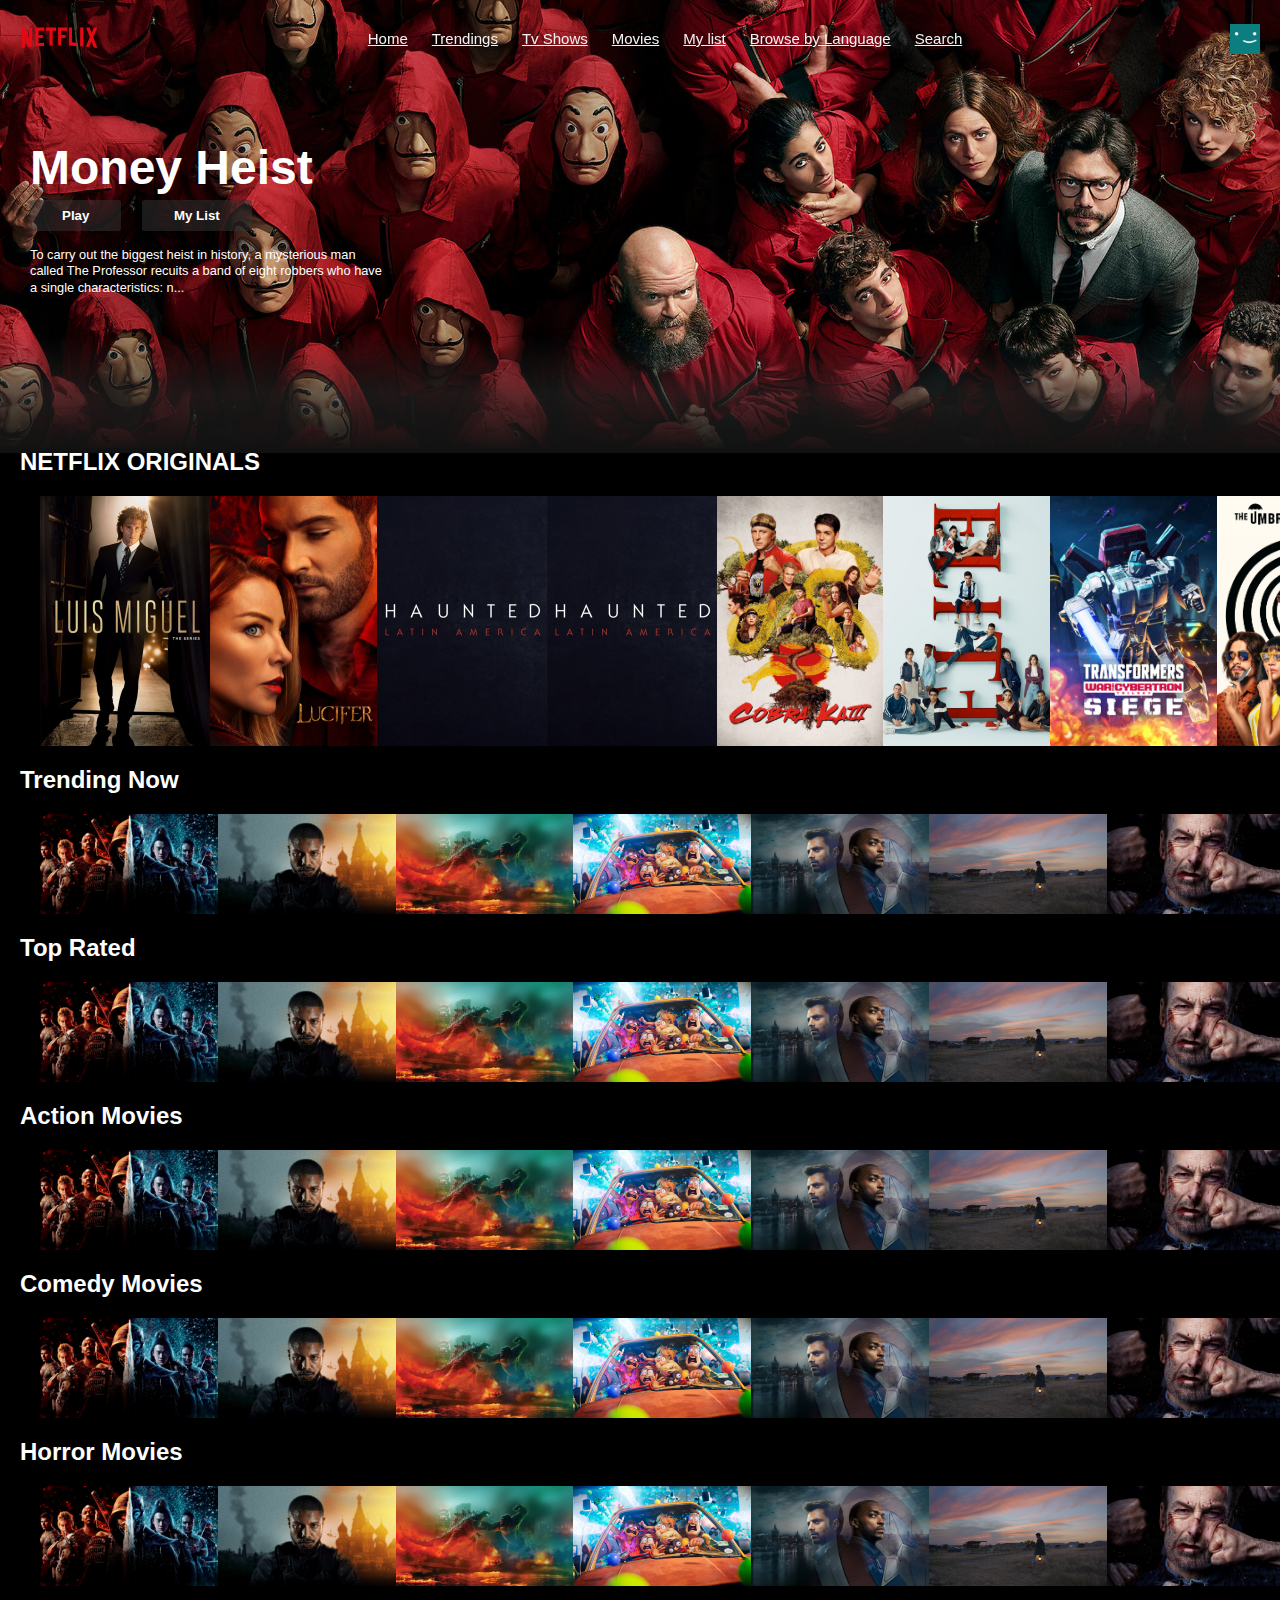
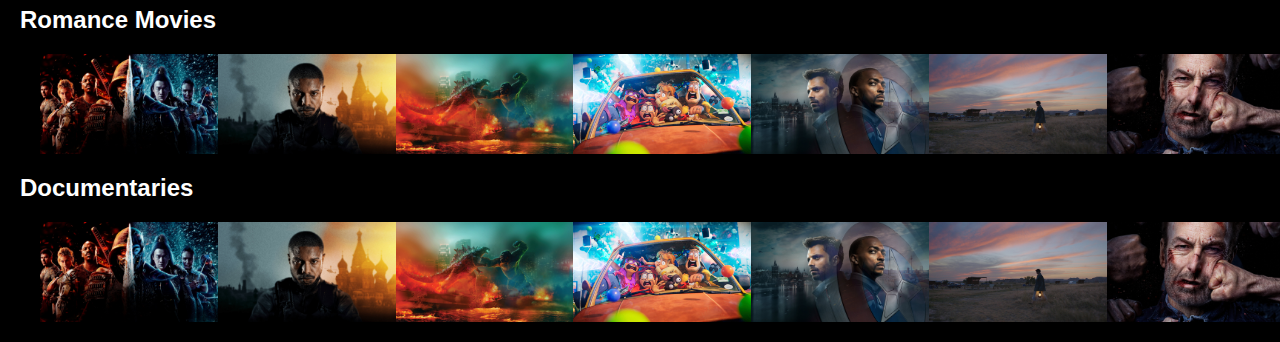
<file: index.html>
<!DOCTYPE html>
<html lang="en">
<head>
    <meta charset="UTF-8">
    <meta http-equiv="X-UA-Compatible" content="IE=edge">
    <meta name="viewport" content="width=device-width, initial-scale=1.0">
    <title>Netflix Clone</title>
    <link rel="stylesheet" href="style.css"/>
</head>
<body>

    <div class="nav" id="nav">
       
        <img src="images/netflix-logo.png" alt="" class="nav_logo">
        <div class="topnav">
            <a class="" href="">Home</a>
            <a href="#trending Now">Trendings</a>
            <a href="">Tv Shows</a>
            <a href="">Movies</a>
            <a href="">My list</a>
            <a href="">Browse by Language</a>
            <a href="">Search</a>
          </div>
        <img src="images/netflix-avatar.png" alt="" class="nav_avatar">
        
    </div>

    <!--header-->
    <div class="banner">
        <div class="banner_contents">
            <h1 class="banner_title">Money Heist</h1>
            <div class="banner_buttons">
                <button class="banner_button">Play</button>
                <button class="banner_button">My List</button>
            </div>
            <div class="banner_description">
                To carry out the biggest heist in history, a mysterious man called The Professor recuits
                a band of eight robbers who have a single characteristics: n...
            </div>
        </div>
        <div class="banner--fadeBottom"></div>
    </div>
    
    <!--Netflix Originals -->
    <div class="row">
        <h2>NETFLIX ORIGINALS</h2>
        <div class="row_posters">
            <img src="images/large-movie1.jpg" alt="" class="row_poster row_posterLarge">
            <img src="images/large-movie2.jpg" alt="" class="row_poster row_posterLarge">
            <img src="images/large-movie3.jpg" alt="" class="row_poster row_posterLarge">
            <img src="images/large-movie3.jpg" alt="" class="row_poster row_posterLarge">
            <img src="images/large-movie5.jpg" alt="" class="row_poster row_posterLarge">
            <img src="images/large-movie6.jpg" alt="" class="row_poster row_posterLarge">
            <img src="images/large-movie7.jpg" alt="" class="row_poster row_posterLarge">
            <img src="images/large-movie8.jpg" alt="" class="row_poster row_posterLarge">
            <img src="images/large-movie1.jpg" alt="" class="row_poster row_posterLarge">
            <img src="images/large-movie2.jpg" alt="" class="row_poster row_posterLarge">
            <img src="images/large-movie3.jpg" alt="" class="row_poster row_posterLarge">
            <img src="images/large-movie3.jpg" alt="" class="row_poster row_posterLarge">
            <img src="images/large-movie5.jpg" alt="" class="row_poster row_posterLarge">
            <img src="images/large-movie6.jpg" alt="" class="row_poster row_posterLarge">
            <img src="images/large-movie7.jpg" alt="" class="row_poster row_posterLarge">
            <img src="images/large-movie8.jpg" alt="" class="row_poster row_posterLarge">
        </div>
    </div>
    <!-- Trending Now -->
    <div class="row">
        <h2>Trending Now </h2>
        <div class="row_posters">
            <img src="images/small-movie1.jpg" alt="" class="row_poster ">
            <img src="images/small-movie2.jpg" alt="" class="row_poster ">
            <img src="images/small-movie3.jpg" alt="" class="row_poster ">
            <img src="images/small-movie4.jpg" alt="" class="row_poster">
            <img src="images/small-movie5.jpg" alt="" class="row_poster ">
            <img src="images/small-movie6.jpg" alt="" class="row_poster ">
            <img src="images/small-movie7.jpg" alt="" class="row_poster ">
            <img src="images/small-movie8.jpg" alt="" class="row_poster ">
        </div>
    </div>
    
    <!-- Top Rated -->
    <div class="row">
        <h2>Top Rated </h2>
        <div class="row_posters">
            <img src="images/small-movie1.jpg" alt="" class="row_poster ">
            <img src="images/small-movie2.jpg" alt="" class="row_poster ">
            <img src="images/small-movie3.jpg" alt="" class="row_poster ">
            <img src="images/small-movie4.jpg" alt="" class="row_poster ">
            <img src="images/small-movie5.jpg" alt="" class="row_poster ">
            <img src="images/small-movie6.jpg" alt="" class="row_poster ">
            <img src="images/small-movie7.jpg" alt="" class="row_poster ">
            <img src="images/small-movie8.jpg" alt="" class="row_poster ">
            <img src="images/small-movie1.jpg" alt="" class="row_poster ">
            <img src="images/small-movie2.jpg" alt="" class="row_poster ">
            <img src="images/small-movie3.jpg" alt="" class="row_poster ">
            <img src="images/small-movie4.jpg" alt="" class="row_poster ">
            <img src="images/small-movie5.jpg" alt="" class="row_poster ">
            <img src="images/small-movie6.jpg" alt="" class="row_poster ">
            <img src="images/small-movie7.jpg" alt="" class="row_poster ">
            <img src="images/small-movie8.jpg" alt="" class="row_poster ">
        </div>
    </div>

    <!-- Action Movies -->
    <div class="row">
        <h2>Action Movies</h2>
        <div class="row_posters">
            <img src="images/small-movie1.jpg" alt="" class="row_poster ">
            <img src="images/small-movie2.jpg" alt="" class="row_poster ">
            <img src="images/small-movie3.jpg" alt="" class="row_poster ">
            <img src="images/small-movie4.jpg" alt="" class="row_poster ">
            <img src="images/small-movie5.jpg" alt="" class="row_poster ">
            <img src="images/small-movie6.jpg" alt="" class="row_poster ">
            <img src="images/small-movie7.jpg" alt="" class="row_poster ">
            <img src="images/small-movie8.jpg" alt="" class="row_poster ">
            <img src="images/small-movie1.jpg" alt="" class="row_poster ">
            <img src="images/small-movie2.jpg" alt="" class="row_poster ">
            <img src="images/small-movie3.jpg" alt="" class="row_poster ">
            <img src="images/small-movie4.jpg" alt="" class="row_poster ">
            <img src="images/small-movie5.jpg" alt="" class="row_poster ">
            <img src="images/small-movie6.jpg" alt="" class="row_poster ">
            <img src="images/small-movie7.jpg" alt="" class="row_poster ">
            <img src="images/small-movie8.jpg" alt="" class="row_poster ">
        </div>
    </div>

     <!-- Comedy Movies -->
     <div class="row">
        <h2>Comedy Movies</h2>
        <div class="row_posters">
            <img src="images/small-movie1.jpg" alt="" class="row_poster ">
            <img src="images/small-movie2.jpg" alt="" class="row_poster ">
            <img src="images/small-movie3.jpg" alt="" class="row_poster ">
            <img src="images/small-movie4.jpg" alt="" class="row_poster ">
            <img src="images/small-movie5.jpg" alt="" class="row_poster ">
            <img src="images/small-movie6.jpg" alt="" class="row_poster ">
            <img src="images/small-movie7.jpg" alt="" class="row_poster ">
            <img src="images/small-movie8.jpg" alt="" class="row_poster ">
            <img src="images/small-movie1.jpg" alt="" class="row_poster ">
            <img src="images/small-movie2.jpg" alt="" class="row_poster ">
            <img src="images/small-movie3.jpg" alt="" class="row_poster ">
            <img src="images/small-movie4.jpg" alt="" class="row_poster ">
            <img src="images/small-movie5.jpg" alt="" class="row_poster ">
            <img src="images/small-movie6.jpg" alt="" class="row_poster ">
            <img src="images/small-movie7.jpg" alt="" class="row_poster ">
            <img src="images/small-movie8.jpg" alt="" class="row_poster ">
        </div>
    </div>

     <!-- Horror Movies -->
     <div class="row">
        <h2>Horror Movies</h2>
        <div class="row_posters">
            <img src="images/small-movie1.jpg" alt="" class="row_poster ">
            <img src="images/small-movie2.jpg" alt="" class="row_poster ">
            <img src="images/small-movie3.jpg" alt="" class="row_poster ">
            <img src="images/small-movie4.jpg" alt="" class="row_poster ">
            <img src="images/small-movie5.jpg" alt="" class="row_poster ">
            <img src="images/small-movie6.jpg" alt="" class="row_poster ">
            <img src="images/small-movie7.jpg" alt="" class="row_poster ">
            <img src="images/small-movie8.jpg" alt="" class="row_poster ">
            <img src="images/small-movie1.jpg" alt="" class="row_poster ">
            <img src="images/small-movie2.jpg" alt="" class="row_poster ">
            <img src="images/small-movie3.jpg" alt="" class="row_poster ">
            <img src="images/small-movie4.jpg" alt="" class="row_poster ">
            <img src="images/small-movie5.jpg" alt="" class="row_poster ">
            <img src="images/small-movie6.jpg" alt="" class="row_poster ">
            <img src="images/small-movie7.jpg" alt="" class="row_poster ">
            <img src="images/small-movie8.jpg" alt="" class="row_poster ">
        </div>
    </div>

    <!-- Romance Movies -->
    <div class="row">
        <h2>Romance Movies</h2>
        <div class="row_posters">
            <img src="images/small-movie1.jpg" alt="" class="row_poster ">
            <img src="images/small-movie2.jpg" alt="" class="row_poster ">
            <img src="images/small-movie3.jpg" alt="" class="row_poster ">
            <img src="images/small-movie4.jpg" alt="" class="row_poster ">
            <img src="images/small-movie5.jpg" alt="" class="row_poster ">
            <img src="images/small-movie6.jpg" alt="" class="row_poster ">
            <img src="images/small-movie7.jpg" alt="" class="row_poster ">
            <img src="images/small-movie8.jpg" alt="" class="row_poster ">
            <img src="images/small-movie1.jpg" alt="" class="row_poster ">
            <img src="images/small-movie2.jpg" alt="" class="row_poster ">
            <img src="images/small-movie3.jpg" alt="" class="row_poster ">
            <img src="images/small-movie4.jpg" alt="" class="row_poster ">
            <img src="images/small-movie5.jpg" alt="" class="row_poster ">
            <img src="images/small-movie6.jpg" alt="" class="row_poster ">
            <img src="images/small-movie7.jpg" alt="" class="row_poster ">
            <img src="images/small-movie8.jpg" alt="" class="row_poster ">
        </div>
    </div>

    <!-- Documentaries -->
    <div class="row">
        <h2> Documentaries </h2>
        <div class="row_posters">
            <img src="images/small-movie1.jpg" alt="" class="row_poster ">
            <img src="images/small-movie2.jpg" alt="" class="row_poster ">
            <img src="images/small-movie3.jpg" alt="" class="row_poster ">
            <img src="images/small-movie4.jpg" alt="" class="row_poster ">
            <img src="images/small-movie5.jpg" alt="" class="row_poster ">
            <img src="images/small-movie6.jpg" alt="" class="row_poster ">
            <img src="images/small-movie7.jpg" alt="" class="row_poster ">
            <img src="images/small-movie8.jpg" alt="" class="row_poster ">
            <img src="images/small-movie1.jpg" alt="" class="row_poster ">
            <img src="images/small-movie2.jpg" alt="" class="row_poster ">
            <img src="images/small-movie3.jpg" alt="" class="row_poster ">
            <img src="images/small-movie4.jpg" alt="" class="row_poster ">
            <img src="images/small-movie5.jpg" alt="" class="row_poster ">
            <img src="images/small-movie6.jpg" alt="" class="row_poster ">
            <img src="images/small-movie7.jpg" alt="" class="row_poster ">
            <img src="images/small-movie8.jpg" alt="" class="row_poster ">
        </div>
    </div>
</body>
<script>
    const nav = document.getElementById('nav');

    window.addEventListener('scroll', () => {
        if(window.scrollY >=100) {
            nav.classList.add('nav_black')
        } else{
            nav.classList.remove('nav_black');
        }
    })
</script>
</html>
</file>
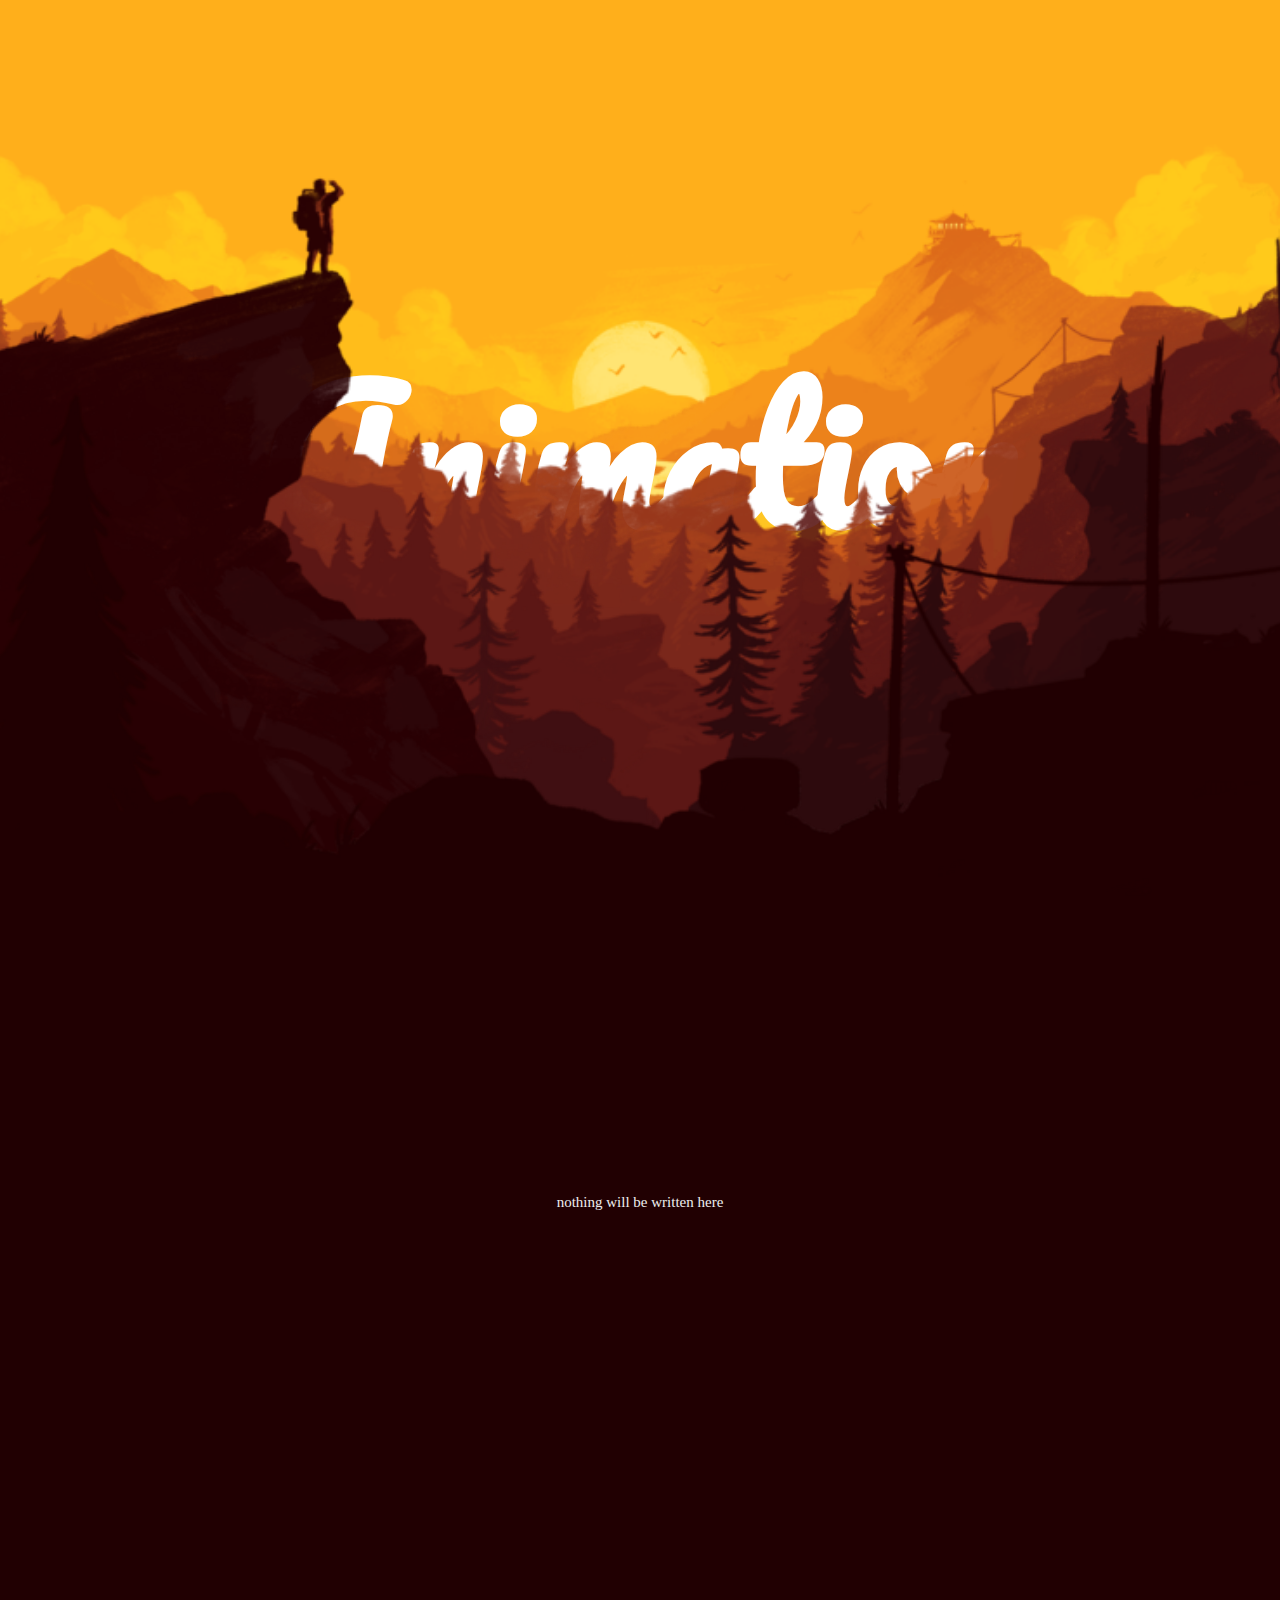
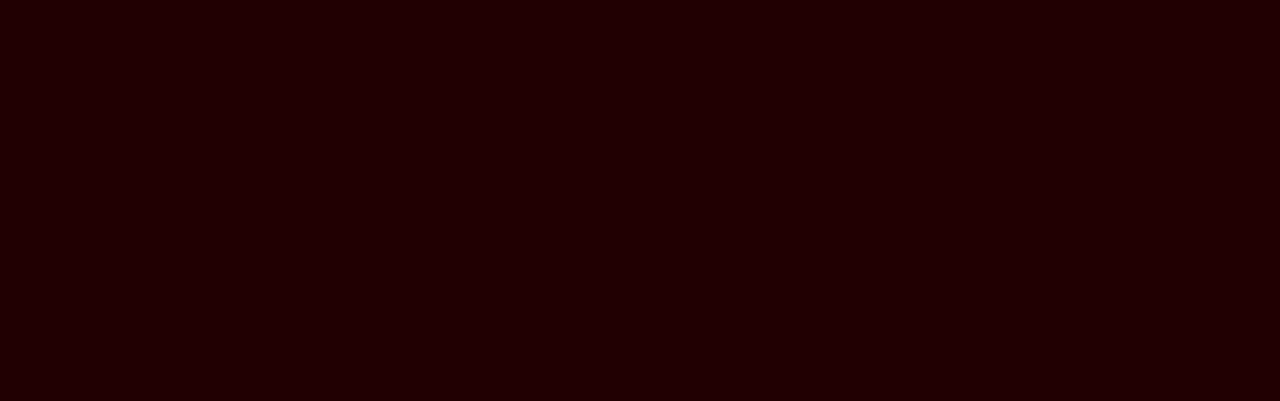
<file: parallax/index.html>
<!DOCTYPE html>
<html lang="en">
<head>
    <meta charset="UTF-8">
    <meta http-equiv="X-UA-Compatible" content="IE=edge">
    <meta name="viewport" content="width=device-width, initial-scale=1.0">
    <title>Document</title>
    <link rel="stylesheet" href="style.css">
</head>
<body>
    <div class="banner">
        <div class="bg bg-1"></div>
        <div class="bg bg-2"></div>
        <div class="bg bg-3"></div>
        <h1>Animation</h1>
        <div class="bg bg-4"></div>
        <div class="bg bg-5"></div>
        <div class="bg bg-6"></div>
        <div class="bg bg-7"></div>
        <div class="bg bg-8"></div>
        <div class="bg bg-9"></div>
    </div>

    <div class="tab intro">
        <h2 class="animation-show">Project</h2>
        <img src="images/logo.jpg" alt="" class="animation-show">
        <p>
            nothing will be written here
        </p>
        <button class="animation-show">Learn More</button>
    </div>

    <div class="tab library">
        <div class="animation-show">
            <img src="images/9.jpg">
            <p>Image Name</p>
        </div>
        <div class="animation-show">
            <img src="images/10.jpg">
            <p>Image Name</p>
        </div>
        <div class="animation-show">
            <img src="images/11.jpg">
            <p>Image Name</p>
        </div>
        <div class="animation-show">
            <img src="images/12.jpg">
            <p>Image Name</p>
        </div>
    </div>
    <script src="app.js"></script>
</body>
</html>
</file>
<file: style.css>
*{
    margin: 0;
    box-sizing: border-box;
}

body{
    font-family: Arial, Helvetica, sans-serif;
    background-color: black;
}

.row_poster{
    width: 100%;
    object-fit: contain;
    max-height: 100px;
    margin-right: 10;
    transition: transform 450ms;
}

.row_posters{
    display: flex;
    overflow-y: hidden;
    overflow-x: scroll;
    padding: 20px;
}

.row_poster:hover{
    transform: scale(1.08);
}

.row_posters::-webkit-scrollbar{
    display:none;
}
.row_posterLarge{
    max-height: 250px;
}

.row_posterLarge:hover{
    transform: scale(1.09);
}

.row{
    color:white;
    margin-left: 20px;
}

.banner{
    background-image: url(images/banner.jpg);
    background-size: cover;
    background-position: center center;
    color: white;
    object-fit: contain;
    height: 448px;
}

.banner_contents{
    margin-left: 30px;
    padding-top: 140px;
    height: 190px;
}

.banner_title{
    font-size: 3rem;
    font-weight: 800;
    padding-bottom: 0.3rem;
}
.banner_description {
    width: 45rem;
    line-height: 1.3;
    padding-top: 1rem;
    font-size: 0.8rem;
    max-width: 360px;
    height: 180px;
}
.banner_button {
    cursor: pointer;
    color: #fff;
    outline: none;
    border: none;
    font-weight: 700;
    border-radius: 0.2vw;
    padding-left: 2rem;
    padding-right: 2rem;
    margin-right:1rem ;
    padding-top: 0.5rem;
    padding-bottom: 0.5rem;
    background-color: rgba(51, 51 , 51, 0.5);
}
.banner_button:hover{
    color: #000;
    background-color: #e6e6e6;
    transition: all 0.2s;
}
.banner--fadeBottom{
    margin-top: 145px;
    height: 7.4rem;
    background-image: linear-gradient(180deg, transparent, rgba(37, 37, 37, 0.61),#111);
}
.nav_logo{
    width: 80px;
    object-fit: contain;

}
.nav_avatar{
    width: 30px;
    object-fit: contain;
}
.nav{
    position: fixed;
    top: 0;
    width: 100%;
    display: flex;
    justify-content: space-between;
    padding: 20px;
    z-index: 1;
    transition-timing-function:ease-in ;
    transition: all 0.5s;
}
.nav_black{
    background-color: #111;
}
.topnav {
    
    overflow: hidden;
  }
  
  /* Style the links inside the navigation bar */
  .topnav a {
    float: left;
    color: #f2f2f2;
    text-align: center;
    padding: 10px 12px;
    
    font-size: 15px;
  }
  
  /* Change the color of links on hover */
  .topnav a:hover {
    background-color: #ddd;
    color: black;
  }
</file>
<file: parallax/style.css>
@import url('https://fonts.googleapis.com/css2?family=Pacifico&display=swap');
body{
    margin :0;
    background-color: #210002;
    font-family: Poppins;
    font-size: 15px;
}
.banner{
    height: 100vh;
    position: relative;
    overflow: hidden;
}
.banner .bg{
    position: absolute;
    left: 0;
    bottom: 0;
    width: 100%;
    height: 100%;
    background-size: auto 100%;
    background-position: center bottom;
    transition: 0.1s;
}
.banner .bg-1{
    background-image: url('images/0.png');
}
.banner .bg-2{
    background-image: url('images/1.png');
}
.banner .bg-3{
    background-image: url('images/2.png');
}
.banner .bg-4{
    background-image: url('images/3.png');
}
.banner .bg-5{
    background-image: url('images/4.png');
}
.banner .bg-6{
    background-image: url('images/5.png');
}
.banner .bg-7{
    background-image: url('images/6.png');
}
.banner .bg-8{
    background-image: url('images/7.png');
}
.banner .bg-9{
    background-image: url('images/8.png');
}
.banner  h1{
    position: absolute;
    top: 20%;
    left: 0;
    width: 100%;
    text-align: center;
    font-size: 11rem;
    font-family: 'Pacifico', cursive;
    color: #fff;
}
.intro{
    min-height: 50vh;
    color: #eee;
    display: flex;
    flex-direction: column;
    justify-content: center;
    align-items: center;
}
.intro img{
    width: 130px;
    height: 130px;
    border-radius: 50%;
}
.intro p{
    width: 700px;
    max-width: 100%;
    text-align: center;
}
.intro button{
    background-color: #FD0003;
    padding: 10px 50px;
    border: 1px solid #591F1D;
    border-radius: 5px;
    color: #fff;
    font-family: Poppins;
    font-weight: 500;
}
.animation-show{
    transform: translateY(50px);
    opacity: 0;
    transition: 0.7s;
}
.active .animation-show{
    transform: translateY(0);
    opacity: 1;
}
.animation-show:nth-child(2){
    transition-delay: 0.3s;
}
.animation-show:nth-child(3){
    transition-delay: 0.6s;
}
.animation-show:nth-child(4){
    transition-delay: 0.9s;
}
.library{
    margin-top: 50px;
    display: grid;
    grid-template-columns: repeat(4, 1fr);
    text-align: center;
    color: #fff;
}
.library img{
    width: 90%;
    height: 500px;
    object-fit: cover;
}
@media screen and (max-width: 768px){
    .banner h1{
        font-size: 5rem;
    }
    .library{
        grid-template-columns: repeat(2, 1fr);
    }
    .library img{
        height: 300px;
    }
}
</file>
